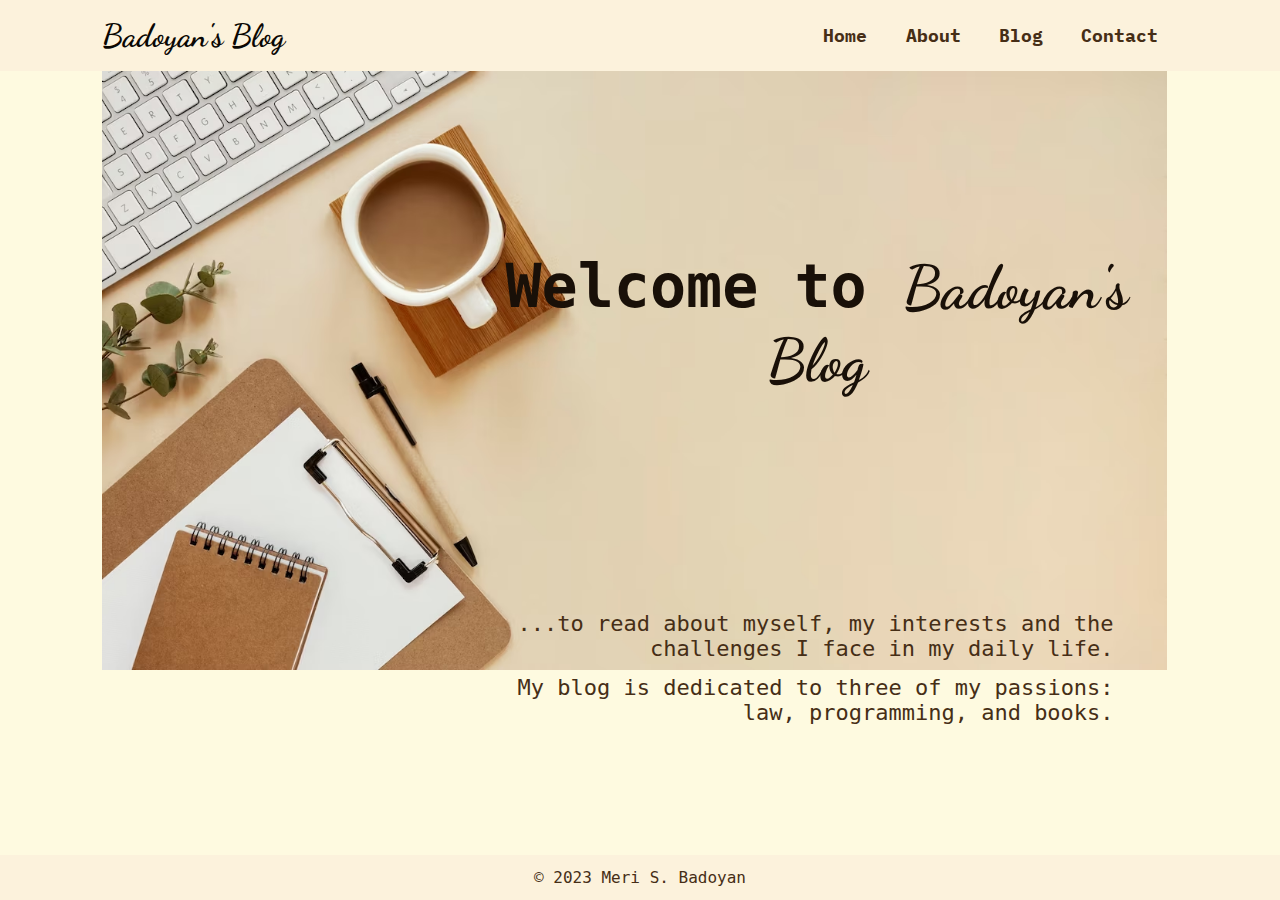
<file: index.html>
<!DOCTYPE html>
<html lang="en">

<head>
    <meta charset="UTF-8">
    <meta http-equiv="X-UA-Compatible" content="IE=edge">
    <meta name="viewport" content="width=device-width, initial-scale=1.0">
    <title>Home</title>
    <link rel="stylesheet" href="style.css">
    <link rel="preconnect" href="https://fonts.googleapis.com">
    <link rel="preconnect" href="https://fonts.gstatic.com" crossorigin>
    <link
        href="https://fonts.googleapis.com/css2?family=Dancing+Script:wght@500;700&family=IBM+Plex+Mono:wght@400;700&family=Sono:wght@200;500;800&display=swap"
        rel="stylesheet">
</head>

<body>
    <header>
        <div class="logo"><a href="#">Badoyan's Blog</a></div>

        <nav>
            <ul class="menu">
                <li><a href="#">Home</a></li>
                <li><a href="./about.html">About</a></li>
                <li><a href="./blog.html">Blog</a></li>
                <li><a href="./contact.html">Contact</a></li>
            </ul>
        </nav>
    </header>

    <div class="container">
        <section class="welcomingSection">
            <img class="mainPhoto" src="./images/top-view-arrangement-natural-material-stationery_23-2148898233.avif"
                alt="">
            <div class="welcomeText">
                <h1>Welcome to <span class="logo">Badoyan's Blog</span></h1>
                <div>
                    <p>...to read about myself, my interests and the challenges I face in my
                        daily life.</p>
                    <p>My blog is dedicated to three of my passions: law, programming, and books.</p>
                </div>
            </div>
        </section>
    </div>

    <footer>
        <p>&copy; 2023 Meri S. Badoyan</p>
    </footer>
</body>


</html>
</file>
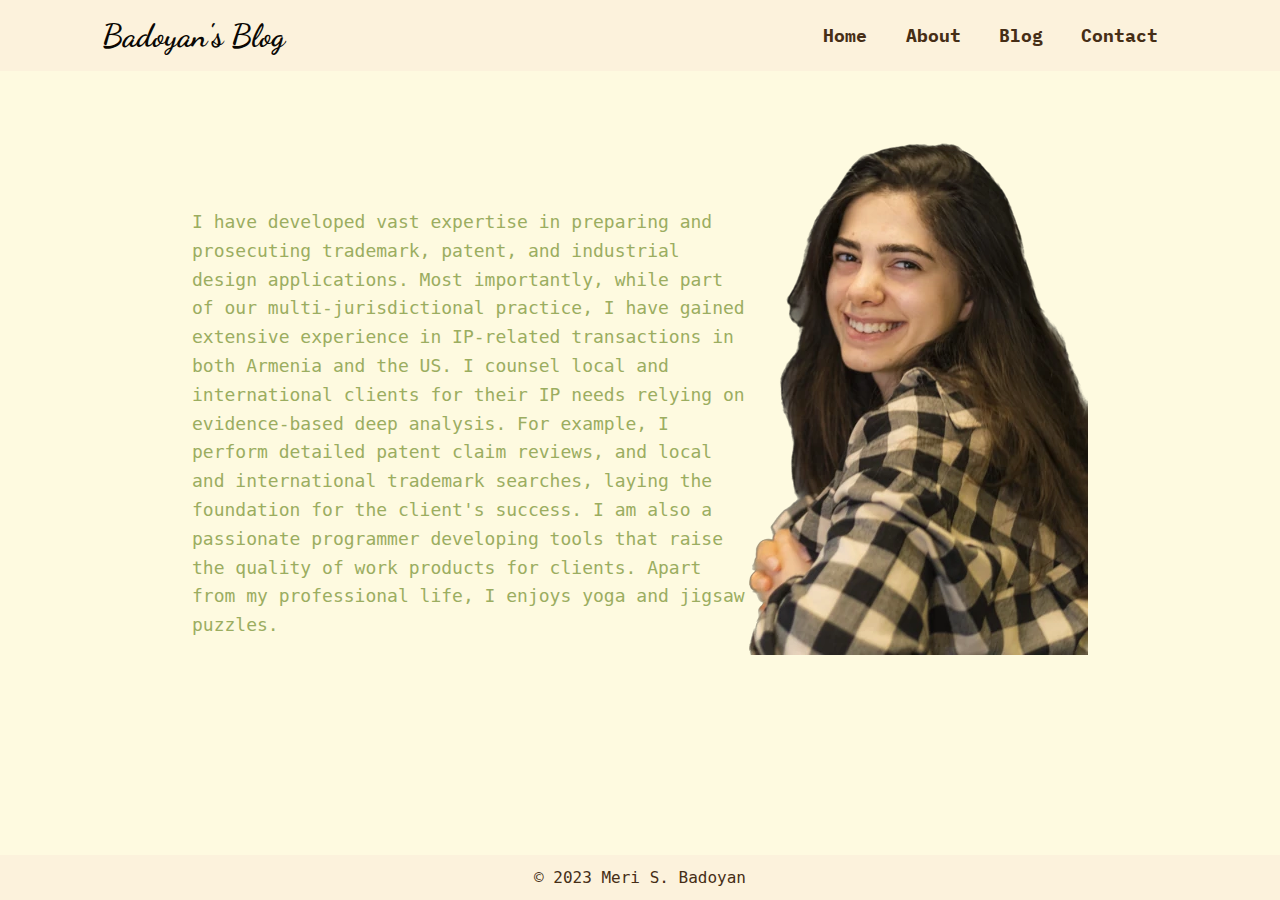
<file: about.html>
<!DOCTYPE html>
<html lang="en">

<head>
    <meta charset="UTF-8">
    <meta http-equiv="X-UA-Compatible" content="IE=edge">
    <meta name="viewport" content="width=device-width, initial-scale=1.0">
    <title>About</title>
    <link rel="stylesheet" href="style.css">
    <link rel="preconnect" href="https://fonts.googleapis.com">
    <link rel="preconnect" href="https://fonts.gstatic.com" crossorigin>
    <link
        href="https://fonts.googleapis.com/css2?family=Dancing+Script:wght@500;700&family=IBM+Plex+Mono:wght@400;700&family=Sono:wght@200;500;800&display=swap"
        rel="stylesheet">
</head>

<body>
    <header>
        <div class="logo"><a href="./index.html">Badoyan's Blog</a></div>

        <nav>
            <ul class="menu">
                <li><a href="./index.html">Home</a></li>
                <li><a href="#">About</a></li>
                <li><a href="./blog.html">Blog</a></li>
                <li><a href="./contact.html">Contact</a></li>
            </ul>
        </nav>
    </header>

    <div class="aboutContainer">
        <p>I have developed vast expertise in preparing and prosecuting trademark, patent, and industrial design
            applications. Most importantly, while part of our multi-jurisdictional practice, I have gained extensive
            experience in IP-related transactions in both Armenia and the US. I counsel local and international
            clients for their IP needs relying on evidence-based deep analysis. For example, I perform detailed
            patent claim reviews, and local and international trademark searches, laying the foundation for the client's
            success. I am also a passionate programmer developing tools that raise the quality of work products for
            clients. Apart from my professional life, I enjoys yoga and jigsaw puzzles.</p>

        <img src="./images/sticker1.webp" alt="">
    </div>

    <footer>
        <p>&copy; 2023 Meri S. Badoyan</p>
    </footer>

</body>

</html>
</file>
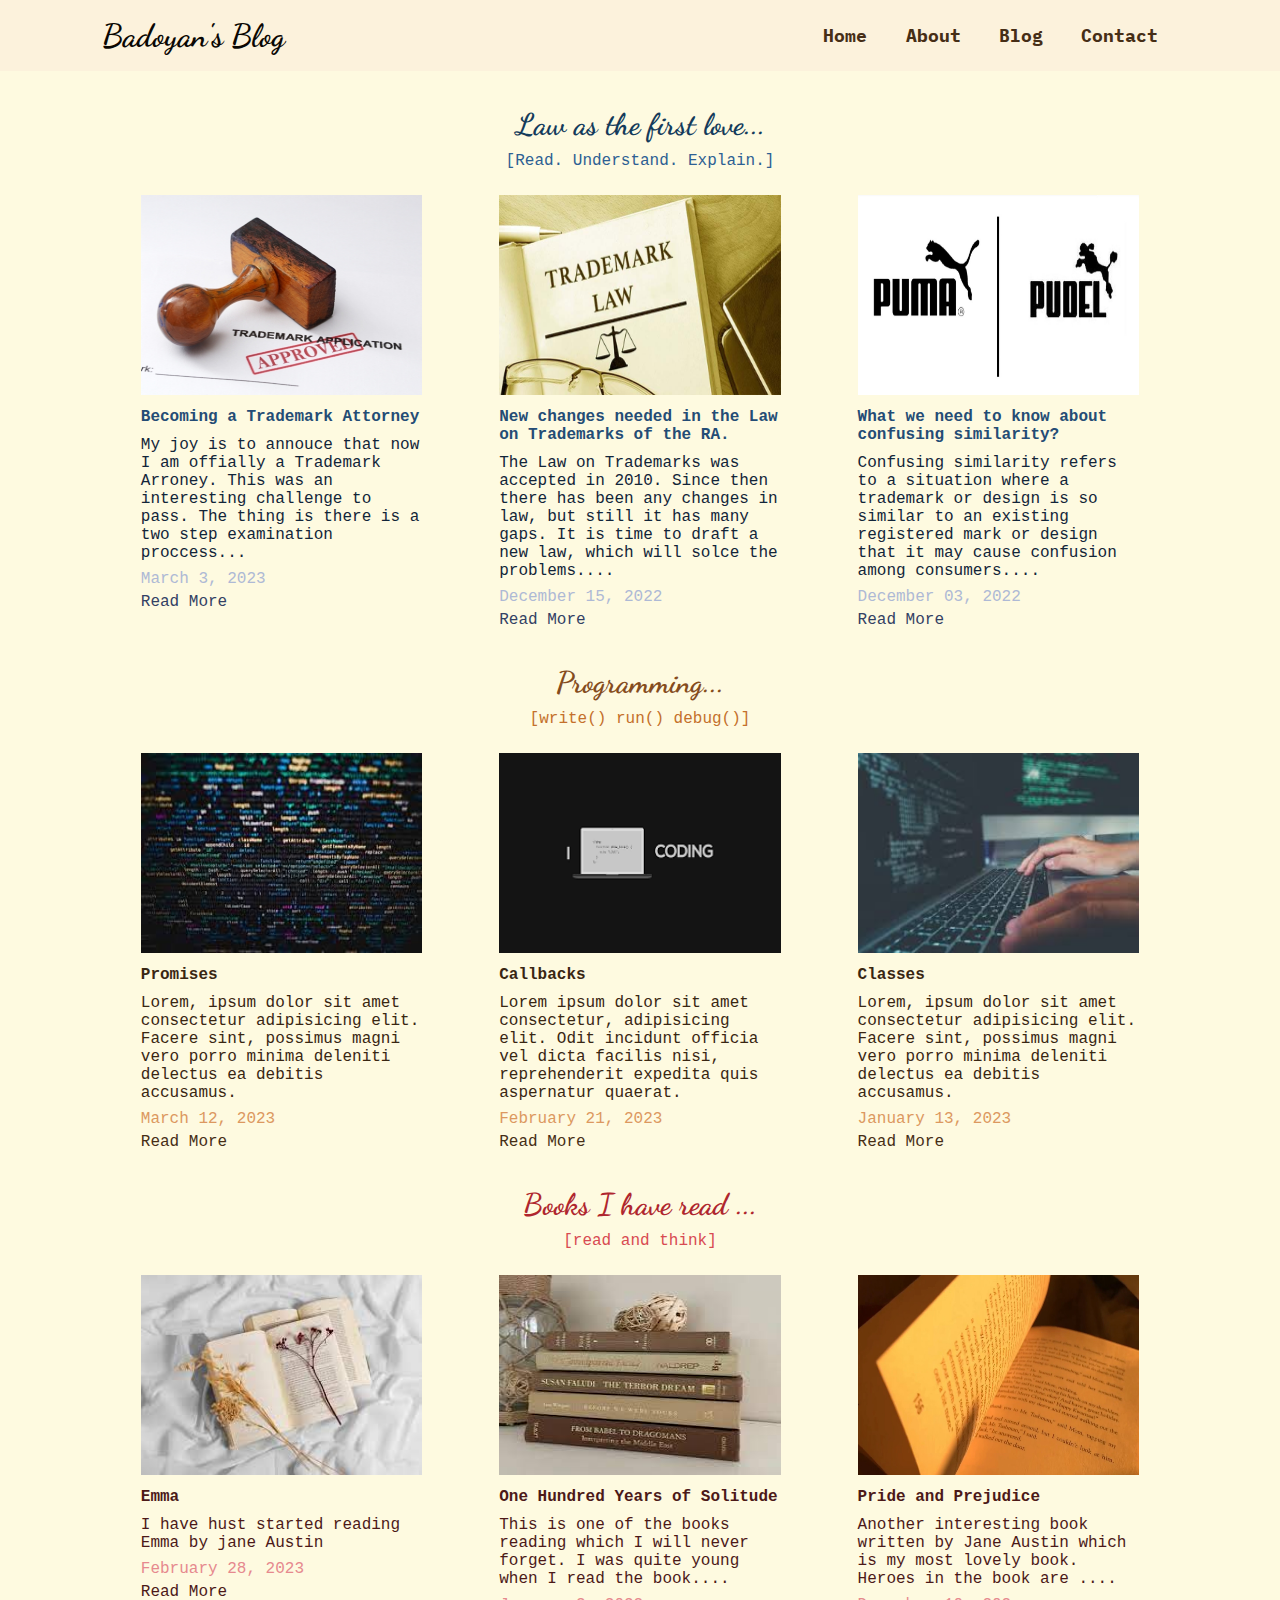
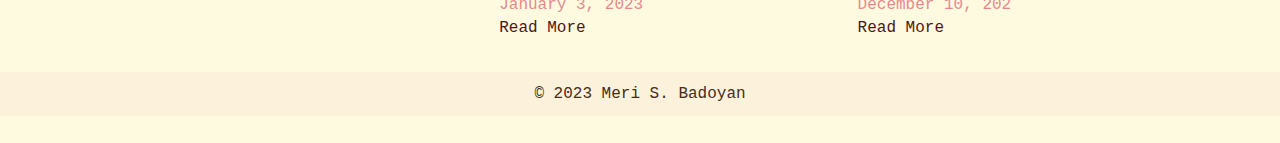
<file: blog.html>
<!DOCTYPE html>
<html lang="en">

<head>
    <meta charset="UTF-8">
    <meta http-equiv="X-UA-Compatible" content="IE=edge">
    <meta name="viewport" content="width=device-width, initial-scale=1.0">
    <title>Blog</title>
    <link rel="stylesheet" href="style.css">
    <link rel="preconnect" href="https://fonts.googleapis.com">
    <link rel="preconnect" href="https://fonts.gstatic.com" crossorigin>
    <link
        href="https://fonts.googleapis.com/css2?family=Dancing+Script:wght@500;700&family=IBM+Plex+Mono:wght@400;700&family=Sono:wght@200;500;800&display=swap"
        rel="stylesheet">
</head>

<body>

    <header>
        <div class="logo"><a href="./index.html">Badoyan's Blog</a></div>

        <nav>
            <ul class="menu">
                <li><a href="./index.html">Home</a></li>
                <li><a href="./about.html">About</a></li>
                <li><a href="#">Blog</a></li>
                <li><a href="./contact.html">Contact</a></li>
            </ul>
        </nav>
    </header>

    <div class="container">
        <section class="postSection law">
            <h2>Law as the first love...</h2>
            <p>[Read. Understand. Explain.]</p>

            <div class="postContainer">
                <div class="post">
                    <img src="./images/trademark.jpg" alt="">
                    <h4>Becoming a Trademark Attorney</h4>
                    <p class="postDescription">My joy is to annouce that now I am offially a Trademark Arroney. This was
                        an
                        interesting challenge to
                        pass. The thing is there is a two
                        step examination proccess... </p>
                    <p class="time"><time datetime="2023-03-10">March 3, 2023</time></p>
                    <a class="readMore" href="#">Read More</a>
                </div>

                <div class="post">
                    <img src="./images/trademark-law.jpg" alt="">
                    <h4>New changes needed in the Law on Trademarks of the RA.</h4>
                    <p class="postDescription">The Law on Trademarks was accepted in 2010. Since then there has been any
                        changes in law, but still
                        it has many gaps. It is time to draft a new law, which will solce the problems....
                    </p>
                    <p class="time"><time datetime="2022-12-15">December 15, 2022</time></p>
                    <a class="readMore" href="#">Read More</a>
                </div>

                <div class="post">
                    <img src="./images/similar-trademark-for-different-items_orig.jpg" alt="">
                    <h4>What we need to know about confusing similarity?</h4>
                    <p class="postDescription">Confusing similarity refers to a situation where a trademark or design is
                        so
                        similar to an existing
                        registered mark or design that it may cause confusion among consumers....
                    </p>
                    <p class="time"><time datetime="2022-12-03">December 03, 2022</time></p>
                    <a class="readMore" href="#">Read More</a>
                </div>
            </div>
        </section>

        <section class="postSection programming">
            <h2>Programming...</h2>
            <p>[write() run() debug()]</p>
            <div class="postContainer">
                <div class="post">
                    <img src="./images/download.jpg" alt="">
                    <h4>Promises</h4>
                    <p class="postDescription">Lorem, ipsum dolor sit amet consectetur adipisicing elit. Facere sint,
                        possimus magni vero porro minima deleniti delectus ea debitis accusamus.</p>
                    <p class="time"><time datetime="2023-03-12">March 12, 2023</time></p>
                    <a class="readMore colorBrown" href="#">Read More</a>
                </div>

                <div class="post">
                    <img src="./images/download.png" alt="">
                    <h4>Callbacks</h4>
                    <p class="postDescription">Lorem ipsum dolor sit amet consectetur, adipisicing elit. Odit incidunt
                        officia vel dicta facilis nisi, reprehenderit expedita quis aspernatur quaerat.</p>
                    <p class="time"><time datetime="2023-02-21">February 21, 2023</time></p>
                    <a class="readMore colorBrown" href="#">Read More</a>
                </div>

                <div class="post">
                    <img src="./images/images.jpg" alt="">
                    <h4>Classes</h4>
                    <p class="postDescription">Lorem, ipsum dolor sit amet consectetur adipisicing elit. Facere sint,
                        possimus magni vero porro minima deleniti delectus ea debitis accusamus.</p>
                    <p class="time"><time datetime="2023-01-13">January 13, 2023</time></p>
                    <a class="readMore colorBrown" href="#">Read More</a>
                </div>
            </div>
        </section>

        <section class="postSection books">
            <h2>Books I have read ...</h2>
            <p>[read and think]</p>
            <div class="postContainer">
                <div class="post">
                    <img src="./images/book1.jpg" alt="">
                    <h4>Emma</h4>
                    <p class="postDescription">I have hust started reading Emma by jane Austin</p>
                    <p class="time"><time datetime="2023-02-28">February 28, 2023</time></p>
                    <a class="readMore colorRed" href="#">Read More</a>
                </div>

                <div class="post">
                    <img src="./images/book2.jpg" alt="">
                    <h4>One Hundred Years of Solitude</h4>
                    <p class="postDescription">This is one of the books reading which I will never forget. I was quite
                        young when I read the
                        book....</p>
                    <p class="time"><time datetime="2023-01-03">January 3, 2023</time></p>
                    <a class="readMore colorRed" href="#">Read More</a>
                </div>

                <div class="post">
                    <img src="./images/maxresdefault.jpg" alt="">
                    <h4>Pride and Prejudice</h4>
                    <p class="postDescription">Another interesting book written by Jane Austin which is my most lovely
                        book. Heroes in the book
                        are ....</p>
                    <p class="time"><time datetime="2022-12-10">December 10, 202</time></p>
                    <a class="readMore colorRed" href="#">Read More</a>
                </div>
            </div>
        </section>
    </div>

    <footer>
        <p>&copy; 2023 Meri S. Badoyan</p>
    </footer>

</body>

</html>
</file>
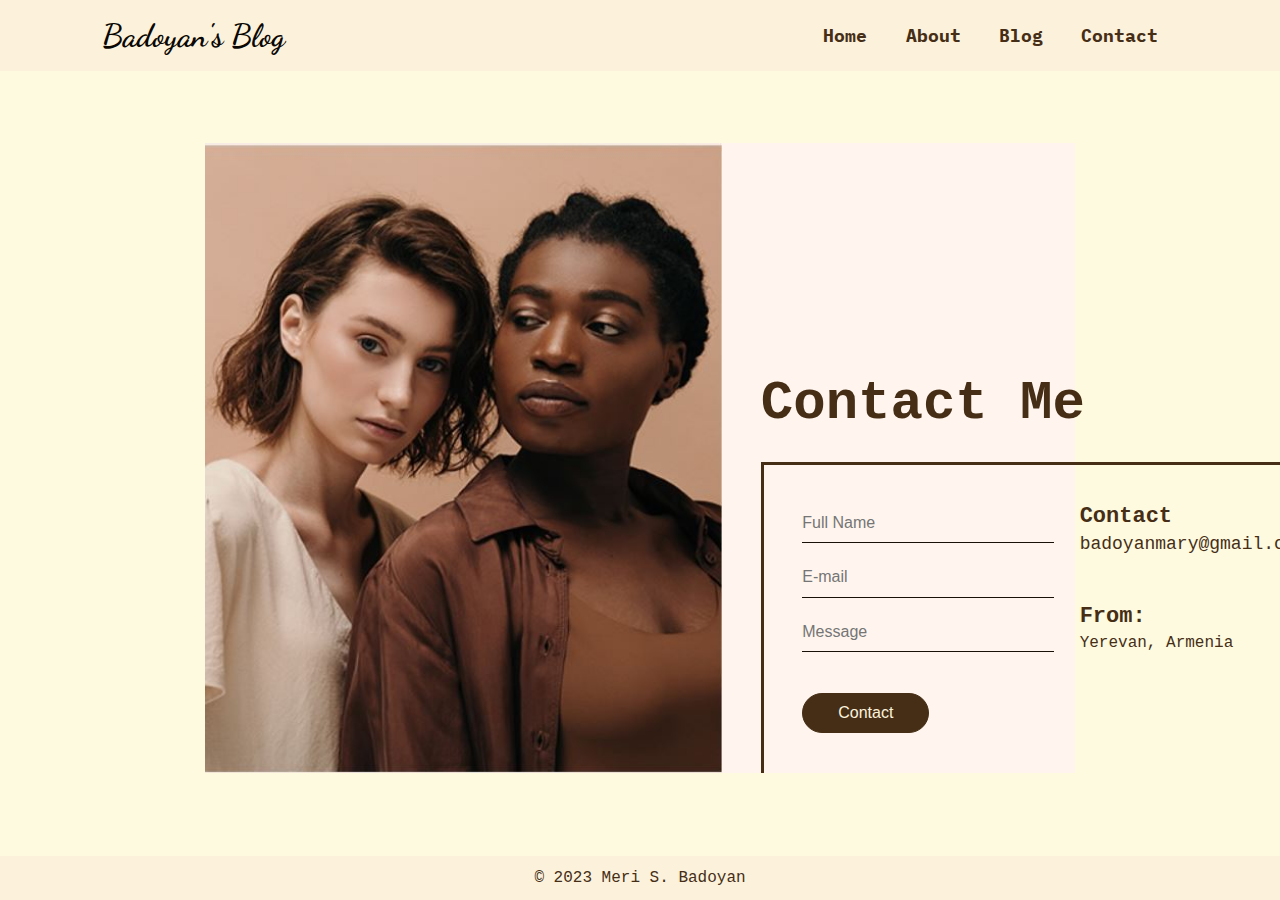
<file: contact.html>
<!DOCTYPE html>
<html lang="en">

<head>
    <meta charset="UTF-8">
    <meta http-equiv="X-UA-Compatible" content="IE=edge">
    <meta name="viewport" content="width=device-width, initial-scale=1.0">
    <title>Contact</title>
    <link rel="stylesheet" href="style.css">
    <link rel="stylesheet" href="https://cdnjs.cloudflare.com/ajax/libs/font-awesome/6.3.0/css/all.min.css"
        integrity="sha512-SzlrxWUlpfuzQ+pcUCosxcglQRNAq/DZjVsC0lE40xsADsfeQoEypE+enwcOiGjk/bSuGGKHEyjSoQ1zVisanQ=="
        crossorigin="anonymous" referrerpolicy="no-referrer" />
    <link rel="preconnect" href="https://fonts.googleapis.com">
    <link rel="preconnect" href="https://fonts.gstatic.com" crossorigin>
    <link
        href="https://fonts.googleapis.com/css2?family=Dancing+Script:wght@500;700&family=IBM+Plex+Mono:wght@400;700&family=Sono:wght@200;500;800&display=swap"
        rel="stylesheet">
</head>

<body>
    <header>
        <div class="logo"><a href="./index.html">Badoyan's Blog</a></div>

        <nav>
            <ul class="menu">
                <li><a href="./index.html">Home</a></li>
                <li><a href="./about.html">About</a></li>
                <li><a href="./blog.html">Blog</a></li>
                <li><a href="#">Contact</a></li>
            </ul>
        </nav>
    </header>

    <div class="contactContainer">
        <img src="./images/Capture.JPG" alt="">

        <div>
            <h2>Contact me</h2>

            <div class="contactDiv">
                <div class="inputDiv">
                    <input type="text" placeholder="Full Name">
                    <input type="text" placeholder="E-mail">
                    <input type="text" placeholder="Message">
                    <button class="send">Contact</button>
                </div>

                <div class="contactInfo">
                    <div>
                        <h5>Contact</h5>
                        <a href="mailto:badoyanmary@gmail.com">badoyanmary@gmail.com</a>
                    </div>

                    <div>
                        <h5>From:</h5>
                        <p><span class="fa-solid fa-location-dot"></span> Yerevan, Armenia</p>
                    </div>

                    <div>
                        <a class="socialLinks" href="https://www.facebook.com/mari.badoyan/" target="_blank"><span
                                class="fa-brands fa-facebook-f"></span></a>
                        <a class="socialLinks" href="https://www.instagram.com/badoyanmeri/"><span
                                class="fa-brands fa-instagram"></span></a>
                        <a class="socialLinks" href="https://github.com/MeriBadoyan"><span
                                class="fa-brands fa-github"></span></a>
                    </div>

                </div>
            </div>


        </div>
    </div>

    <footer>
        <p>&copy; 2023 Meri S. Badoyan</p>
    </footer>
</body>

</html>
</file>
<file: style.css>
/* ccd5ae */
/* e9edc9 */
/* fefae0 */
/* faedcd */
/* d4a373 */

/* font-family: 'Dancing Script', cursive;
font-family: 'Share Tech Mono', monospace;
font-family: 'Sono', sans-serif; */


*{
    margin: 0;
    padding: 0;
    box-sizing: border-box;
}

body{
    background-color: #fefae0;
    font-family: 'Share Tech Mono', monospace;
    color: #462e16;
    position: relative;
    min-height: 100vh;
}

a{
    text-decoration: none;
    color: #462e16;
}

header{
    display: flex;
    justify-content: space-between;
    align-items: center;
    padding: 14px 8vw ;
    background-color: #fcf2dc;
}

.menu {
    display: flex;
}

.menu li{
    list-style: none;
    padding: 10px 1.5vw;
    font-family: 'IBM Plex Mono', monospace;
    font-size: 18px;
    font-weight: 700;
}

.menu li:hover a{
    color: #9bad60;
    border-bottom: 1px solid #596433;
}

.logo a{
    font-family: 'Dancing Script', cursive;
    font-size: 32px;
    font-weight: 700;
    color: #0a0703;
}
.logo:hover a{
    color: #9bad60;

}

.container {
    width: 84%;
    margin: 0 auto;
    padding-bottom: 44px;
}

/* welcomingSection */

.welcomingSection{
    display: flex;
    flex-direction: column;
    justify-content: center;
    position: relative;
}

.mainPhoto {
    width: 99%; 
    padding-bottom: 20px;
}

.welcomeText{
    position: absolute;
    right: 3vw;
    top: 20vh;
    width: 60%;
    text-align: center;
}

h1 {
    color: #191008;
    font-size: 60px;
}

.logo {
    font-family: 'Dancing Script', cursive;
}

.welcomeText>div {
    font-size: 22px;
    text-align: right;
    right: 0;
    position: absolute;
    right: 2vw;
    bottom: -38vh;
}

.welcomeText>div p{
    padding-bottom: 14px;
}

/* postSection */

.postSection{
    margin: 35px 0;
}

h2{
    text-align: center;
    font-family: 'Dancing Script', cursive;
    font-size: 30px;
}
.law>h2{
    color:  #143B5B;
}
.law>p{
    color: #2d6093;
}

.programming>h2{
    color:#854c1d;
}

.programming>p{
    color:#c4702b;
}

.books>h2 {
    color: #af262e;
}

.books>p {
    color: #d84a52;
}

.postSection>p{
    text-align: center;
    padding: 10px 0 25px 0;
    font-size: 16px;
}

.postContainer{
    display: flex;
    justify-content: space-around;
}

.post{
    width: 22vw;
}

h4{
    font-size: 16px;
    padding: 8px 0 10px 0;
    font-weight: 700;
}

.law h4{
    color: #244c75;
}

.law .postDescription{
    color: #122539;
    padding-bottom: 8px;
}

.programming h4{
    color: #392612;
}
.programming .postDescription{
    color: #392612;
    padding-bottom: 8px;
}
.books h4{
    color: #4c1918;
}
.books .postDescription{
    color: #4c1918;
    padding-bottom: 8px;
}

.law .time{
    color: #aeb9d5;
    padding-bottom: 5px;
}
.programming .time{
    color: #dc985f;
    padding-bottom: 5px;
}
.books .time{
    color: #e6898e;
    padding-bottom: 5px;
}

.readMore{
    color: #334164;
    margin-top: 5px;
}

.colorRed{
    color:#4c1918
}

.colorBrown{
    color: #462e16;
}

.readMore:hover{
    border-bottom: 1px solid #334164;
    font-weight: 700;
}

.postSection img{
    width: 22vw;
    height: 200px;
}

footer {
    width: 100%;
    text-align: center;
    position: absolute;
    bottom: 0;
    padding: 13px 0;
    background-color: #fcf2dc;
}

/* about */
.aboutContainer{
    width: 70%;
    margin: 0 auto;
    margin-top: 8vh;
    display: flex;
    justify-content: space-between;
    align-items: center;
}

.aboutContainer p{
    text-align: left;
    width: 65%;
    font-size: 18px;
    line-height: 1.6;
    color: #9bad60;
    margin-top: 50px;
}

/* contact */

.contactContainer{
    display: flex;
    width: 68% ;
    margin: 0 auto;
    margin-top: 8vh;
    justify-content: space-between;
    align-items: end;
    background-color: #fff5ee;
}

.contactContainer>div{
    display: flex;
    flex-direction: column;
    align-items: flex-start;
    margin-left: 3vw;

}

.contactContainer>img {
    height: 70vh
}

.contactContainer h2{
    font-family: 'Share Tech Mono', monospace;
    font-size: 54px;
    padding-bottom: 28px;
    text-transform: capitalize;
}

.contactDiv{
    border-top: 3px #462e16 solid;
    border-left: 3px #462e16 solid;
    padding: 3vw 0 0 3vw;
    display: flex;
}

.inputDiv{
    display: flex;
    flex-direction: column;
}

.inputDiv input{
    margin-bottom: 15px;
    margin-right: 2vw;
    padding: 0.8vw 3.5vw;
    padding-left: 0;
    font-size: 16px;
    color: #191008;
    border: none;
    border-bottom: 1px #191008 solid;
    background-color: #fff5ee;
    outline: none;
}

.send{
    font-size: 16px;
    padding: 10px 35px;
    border: 1px #462e16 solid;
    background-color: #462e16;
    border-radius: 25px;
    width: max-content;
    color: #fcf2dc;
    transition: 0.3s;
    margin: 26px 0 40px 0;
}

.send:hover{
    background-color: #fcf2dc;
    color: #462e16;
    cursor: pointer;
}

.contactInfo{
    padding: 0 2vw 50px 0;
    display: flex;
    flex-direction: column;
    justify-content: space-between;
     
}

.contactInfo h5 {
    font-size: 22px;
    padding-bottom: 5px;
}

.contactInfo a {
    font-size: 18px;
 }

.contactInfo a:hover {
    color: #d4a373;
}

.socialLinks{
    padding: 11px 15px;
}
</file>
